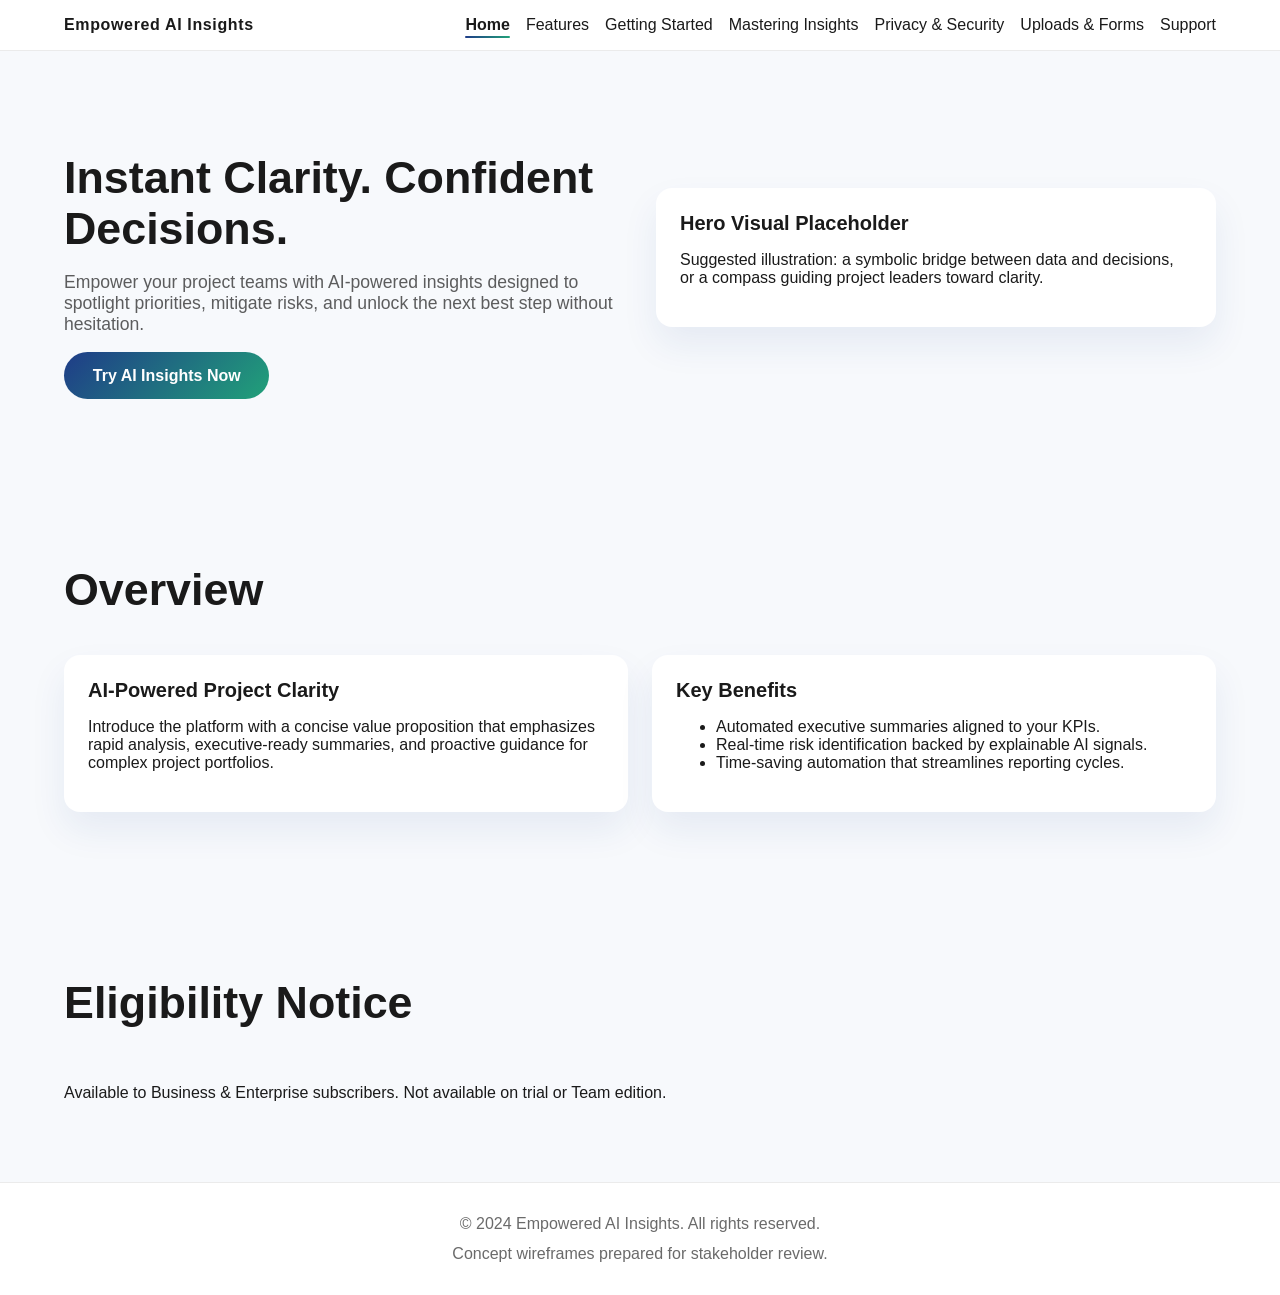
<file: index.html>
<!DOCTYPE html>
<html lang="en">
  <head>
    <meta charset="UTF-8" />
    <meta name="viewport" content="width=device-width, initial-scale=1.0" />
    <title>Empowered AI Project Insights | Home</title>
    <link rel="stylesheet" href="assets/css/styles.css" />
  </head>
  <body>
    <div class="layout">
      <header>
        <nav class="navbar">
          <span class="navbar__logo">Empowered AI Insights</span>
          <div class="navbar__links">
            <a href="index.html" aria-current="page">Home</a>
            <a href="features.html">Features</a>
            <a href="getting-started.html">Getting Started</a>
            <a href="mastering-insights.html">Mastering Insights</a>
            <a href="privacy-security.html">Privacy &amp; Security</a>
            <a href="uploads-summary.html">Uploads &amp; Forms</a>
            <a href="support-contact.html">Support</a>
          </div>
        </nav>
      </header>

      <main>
        <section class="section section--hero">
          <div class="section__content">
            <h1 class="section__title">Instant Clarity. Confident Decisions.</h1>
            <p class="section__subtitle">
              Empower your project teams with AI-powered insights designed to spotlight priorities, mitigate risks, and unlock the next best step without hesitation.
            </p>
            <a class="cta-button" href="getting-started.html">Try AI Insights Now</a>
          </div>
          <div class="section__visual">
            <div class="card" aria-hidden="true">
              <h2 class="card__title">Hero Visual Placeholder</h2>
              <p>
                Suggested illustration: a symbolic bridge between data and decisions, or a compass guiding project leaders toward clarity.
              </p>
            </div>
          </div>
        </section>

        <section class="section">
          <h2 class="section__title">Overview</h2>
          <div class="grid grid--two-column">
            <article class="card">
              <h3 class="card__title">AI-Powered Project Clarity</h3>
              <p>
                Introduce the platform with a concise value proposition that emphasizes rapid analysis, executive-ready summaries, and proactive guidance for complex project portfolios.
              </p>
            </article>
            <article class="card">
              <h3 class="card__title">Key Benefits</h3>
              <ul>
                <li>Automated executive summaries aligned to your KPIs.</li>
                <li>Real-time risk identification backed by explainable AI signals.</li>
                <li>Time-saving automation that streamlines reporting cycles.</li>
              </ul>
            </article>
          </div>
        </section>

        <section class="section">
          <h2 class="section__title">Eligibility Notice</h2>
          <p>
            Available to Business &amp; Enterprise subscribers. Not available on trial or Team edition.
          </p>
        </section>
      </main>

      <footer class="footer">
        <div class="footer__content">
          <span>© 2024 Empowered AI Insights. All rights reserved.</span>
          <span>Concept wireframes prepared for stakeholder review.</span>
        </div>
      </footer>
    </div>
  </body>
</html>
</file>
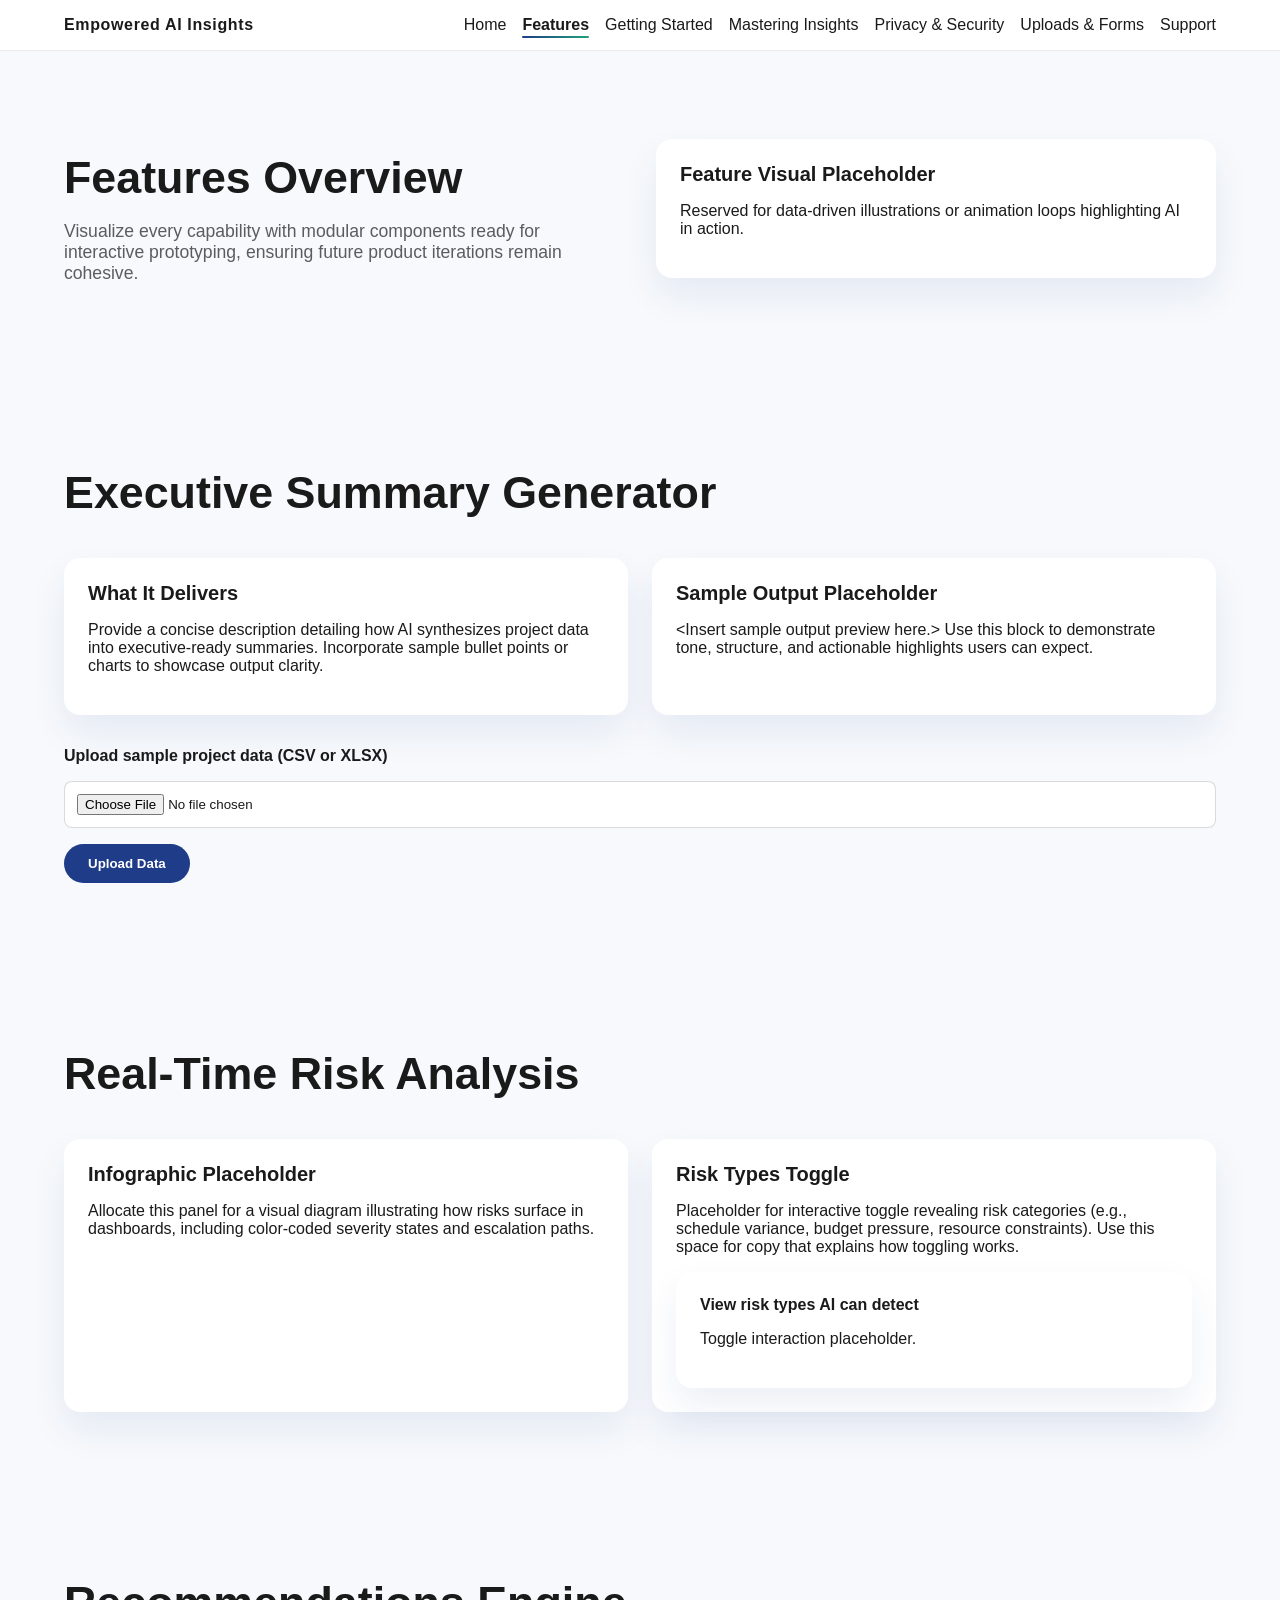
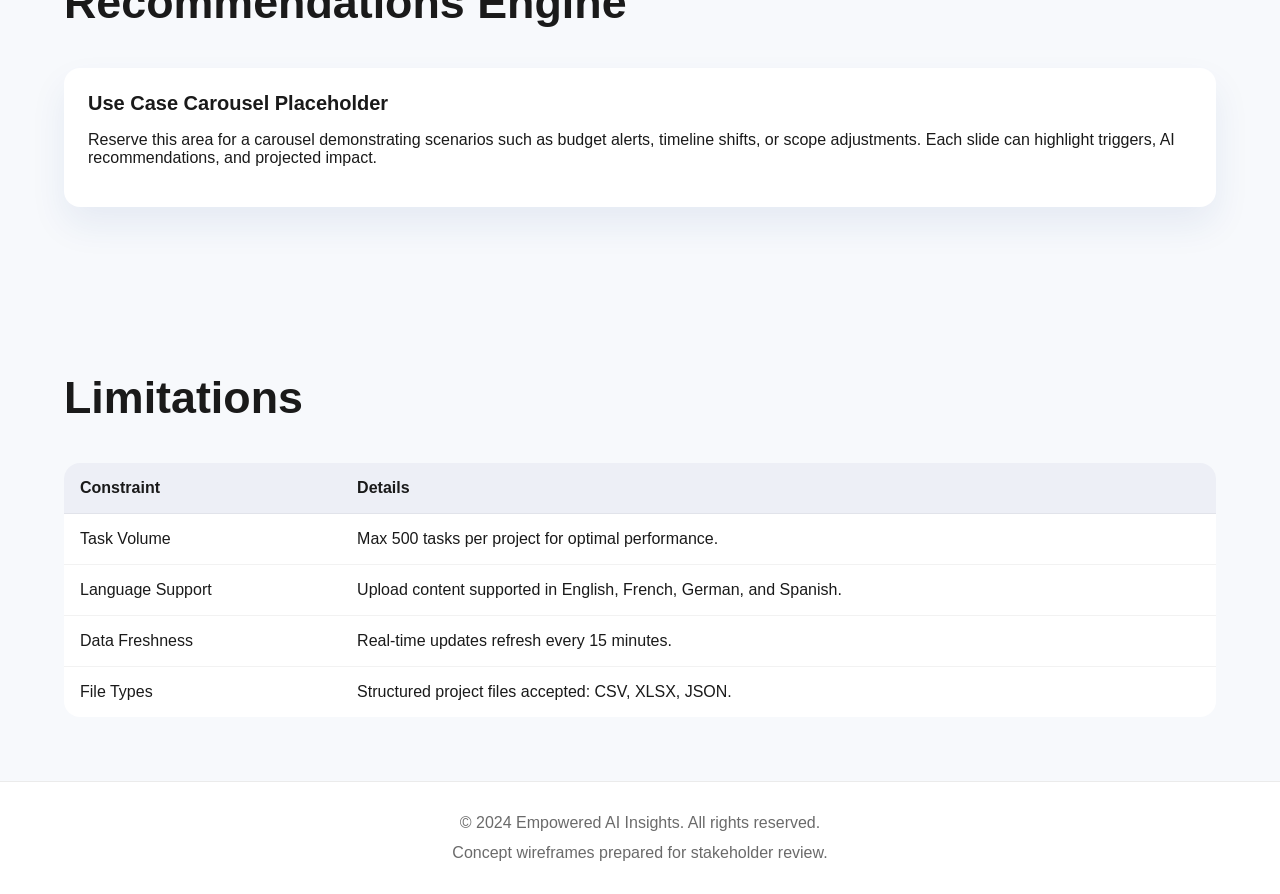
<file: features.html>
<!DOCTYPE html>
<html lang="en">
  <head>
    <meta charset="UTF-8" />
    <meta name="viewport" content="width=device-width, initial-scale=1.0" />
    <title>Empowered AI Project Insights | Features</title>
    <link rel="stylesheet" href="assets/css/styles.css" />
  </head>
  <body>
    <div class="layout">
      <header>
        <nav class="navbar">
          <span class="navbar__logo">Empowered AI Insights</span>
          <div class="navbar__links">
            <a href="index.html">Home</a>
            <a href="features.html" aria-current="page">Features</a>
            <a href="getting-started.html">Getting Started</a>
            <a href="mastering-insights.html">Mastering Insights</a>
            <a href="privacy-security.html">Privacy &amp; Security</a>
            <a href="uploads-summary.html">Uploads &amp; Forms</a>
            <a href="support-contact.html">Support</a>
          </div>
        </nav>
      </header>

      <main>
        <section class="section section--hero">
          <div class="section__content">
            <h1 class="section__title">Features Overview</h1>
            <p class="section__subtitle">
              Visualize every capability with modular components ready for interactive prototyping, ensuring future product iterations remain cohesive.
            </p>
          </div>
          <div class="section__visual">
            <div class="card" aria-hidden="true">
              <h2 class="card__title">Feature Visual Placeholder</h2>
              <p>Reserved for data-driven illustrations or animation loops highlighting AI in action.</p>
            </div>
          </div>
        </section>

        <section class="section">
          <h2 class="section__title">Executive Summary Generator</h2>
          <div class="grid grid--two-column">
            <article class="card">
              <h3 class="card__title">What It Delivers</h3>
              <p>
                Provide a concise description detailing how AI synthesizes project data into executive-ready summaries. Incorporate sample bullet points or charts to showcase output clarity.
              </p>
            </article>
            <article class="card">
              <h3 class="card__title">Sample Output Placeholder</h3>
              <p>
                &lt;Insert sample output preview here.&gt; Use this block to demonstrate tone, structure, and actionable highlights users can expect.
              </p>
            </article>
          </div>
          <form class="form" aria-label="Upload sample project data">
            <label class="form__label" for="sample-data-upload">Upload sample project data (CSV or XLSX)</label>
            <input class="form__upload" type="file" id="sample-data-upload" accept=".csv,.xlsx" />
            <button class="form__submit" type="submit">Upload Data</button>
          </form>
        </section>

        <section class="section">
          <h2 class="section__title">Real-Time Risk Analysis</h2>
          <div class="grid grid--two-column">
            <article class="card">
              <h3 class="card__title">Infographic Placeholder</h3>
              <p>
                Allocate this panel for a visual diagram illustrating how risks surface in dashboards, including color-coded severity states and escalation paths.
              </p>
            </article>
            <article class="card">
              <h3 class="card__title">Risk Types Toggle</h3>
              <p>
                Placeholder for interactive toggle revealing risk categories (e.g., schedule variance, budget pressure, resource constraints). Use this space for copy that explains how toggling works.
              </p>
              <div class="card" role="switch" aria-checked="false" tabindex="0">
                <strong>View risk types AI can detect</strong>
                <p>Toggle interaction placeholder.</p>
              </div>
            </article>
          </div>
        </section>

        <section class="section">
          <h2 class="section__title">Recommendations Engine</h2>
          <div class="card">
            <h3 class="card__title">Use Case Carousel Placeholder</h3>
            <p>
              Reserve this area for a carousel demonstrating scenarios such as budget alerts, timeline shifts, or scope adjustments. Each slide can highlight triggers, AI recommendations, and projected impact.
            </p>
          </div>
        </section>

        <section class="section">
          <h2 class="section__title">Limitations</h2>
          <div class="table-container">
            <table class="table" aria-label="Current constraints">
            <thead>
              <tr>
                <th scope="col">Constraint</th>
                <th scope="col">Details</th>
              </tr>
            </thead>
            <tbody>
              <tr>
                <td>Task Volume</td>
                <td>Max 500 tasks per project for optimal performance.</td>
              </tr>
              <tr>
                <td>Language Support</td>
                <td>Upload content supported in English, French, German, and Spanish.</td>
              </tr>
              <tr>
                <td>Data Freshness</td>
                <td>Real-time updates refresh every 15 minutes.</td>
              </tr>
              <tr>
                <td>File Types</td>
                <td>Structured project files accepted: CSV, XLSX, JSON.</td>
              </tr>
            </tbody>
            </table>
          </div>
        </section>
      </main>

      <footer class="footer">
        <div class="footer__content">
          <span>© 2024 Empowered AI Insights. All rights reserved.</span>
          <span>Concept wireframes prepared for stakeholder review.</span>
        </div>
      </footer>
    </div>
  </body>
</html>
</file>
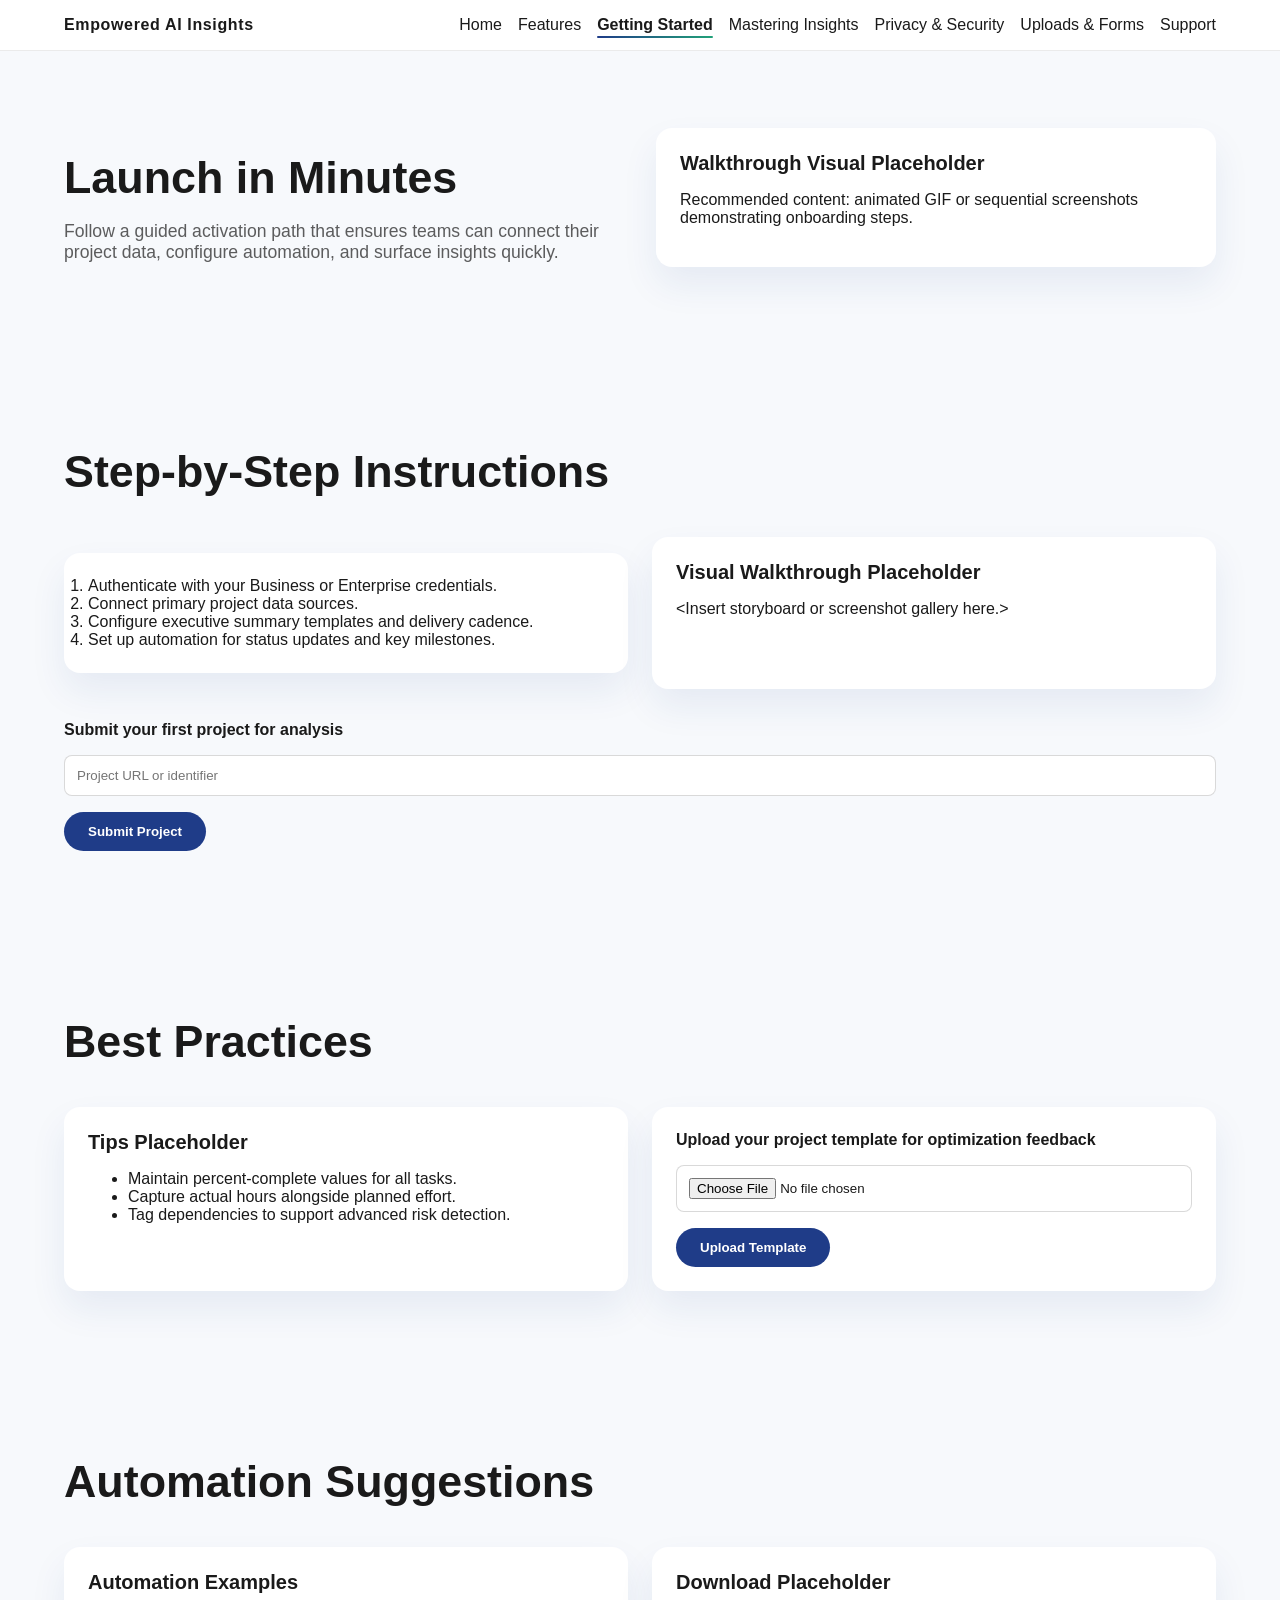
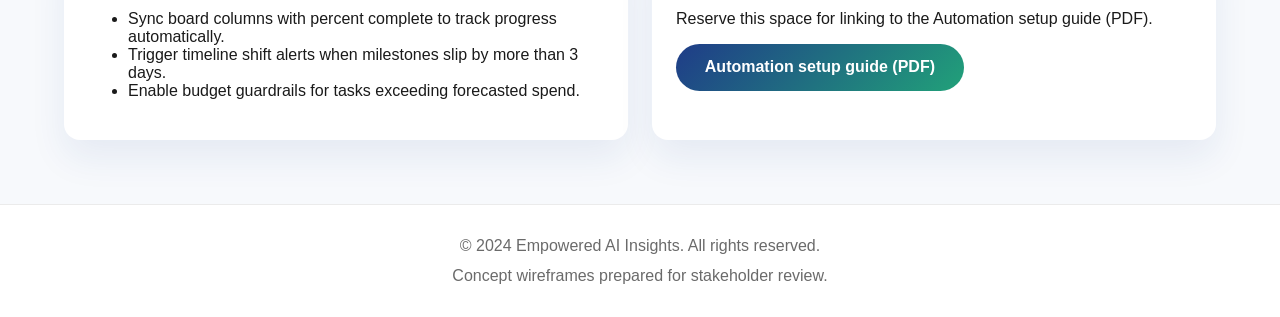
<file: getting-started.html>
<!DOCTYPE html>
<html lang="en">
  <head>
    <meta charset="UTF-8" />
    <meta name="viewport" content="width=device-width, initial-scale=1.0" />
    <title>Empowered AI Project Insights | Getting Started</title>
    <link rel="stylesheet" href="assets/css/styles.css" />
  </head>
  <body>
    <div class="layout">
      <header>
        <nav class="navbar">
          <span class="navbar__logo">Empowered AI Insights</span>
          <div class="navbar__links">
            <a href="index.html">Home</a>
            <a href="features.html">Features</a>
            <a href="getting-started.html" aria-current="page">Getting Started</a>
            <a href="mastering-insights.html">Mastering Insights</a>
            <a href="privacy-security.html">Privacy &amp; Security</a>
            <a href="uploads-summary.html">Uploads &amp; Forms</a>
            <a href="support-contact.html">Support</a>
          </div>
        </nav>
      </header>

      <main>
        <section class="section section--hero">
          <div class="section__content">
            <h1 class="section__title">Launch in Minutes</h1>
            <p class="section__subtitle">
              Follow a guided activation path that ensures teams can connect their project data, configure automation, and surface insights quickly.
            </p>
          </div>
          <div class="section__visual">
            <div class="card" aria-hidden="true">
              <h2 class="card__title">Walkthrough Visual Placeholder</h2>
              <p>Recommended content: animated GIF or sequential screenshots demonstrating onboarding steps.</p>
            </div>
          </div>
        </section>

        <section class="section">
          <h2 class="section__title">Step-by-Step Instructions</h2>
          <div class="grid grid--two-column">
            <ol class="card">
              <li>Authenticate with your Business or Enterprise credentials.</li>
              <li>Connect primary project data sources.</li>
              <li>Configure executive summary templates and delivery cadence.</li>
              <li>Set up automation for status updates and key milestones.</li>
            </ol>
            <article class="card">
              <h3 class="card__title">Visual Walkthrough Placeholder</h3>
              <p>&lt;Insert storyboard or screenshot gallery here.&gt;</p>
            </article>
          </div>
          <form class="form" aria-label="Submit your first project for analysis">
            <label class="form__label" for="first-project">Submit your first project for analysis</label>
            <input class="form__input" type="text" id="first-project" placeholder="Project URL or identifier" />
            <button class="form__submit" type="submit">Submit Project</button>
          </form>
        </section>

        <section class="section">
          <h2 class="section__title">Best Practices</h2>
          <div class="grid grid--two-column">
            <article class="card">
              <h3 class="card__title">Tips Placeholder</h3>
              <ul>
                <li>Maintain percent-complete values for all tasks.</li>
                <li>Capture actual hours alongside planned effort.</li>
                <li>Tag dependencies to support advanced risk detection.</li>
              </ul>
            </article>
            <form class="form card" aria-label="Upload your project template for optimization feedback">
              <label class="form__label" for="template-upload">Upload your project template for optimization feedback</label>
              <input class="form__upload" type="file" id="template-upload" accept=".csv,.xlsx,.json" />
              <button class="form__submit" type="submit">Upload Template</button>
            </form>
          </div>
        </section>

        <section class="section">
          <h2 class="section__title">Automation Suggestions</h2>
          <div class="grid grid--two-column">
            <article class="card">
              <h3 class="card__title">Automation Examples</h3>
              <ul>
                <li>Sync board columns with percent complete to track progress automatically.</li>
                <li>Trigger timeline shift alerts when milestones slip by more than 3 days.</li>
                <li>Enable budget guardrails for tasks exceeding forecasted spend.</li>
              </ul>
            </article>
            <article class="card">
              <h3 class="card__title">Download Placeholder</h3>
              <p>Reserve this space for linking to the Automation setup guide (PDF).</p>
              <a class="cta-button" href="#">Automation setup guide (PDF)</a>
            </article>
          </div>
        </section>
      </main>

      <footer class="footer">
        <div class="footer__content">
          <span>© 2024 Empowered AI Insights. All rights reserved.</span>
          <span>Concept wireframes prepared for stakeholder review.</span>
        </div>
      </footer>
    </div>
  </body>
</html>
</file>
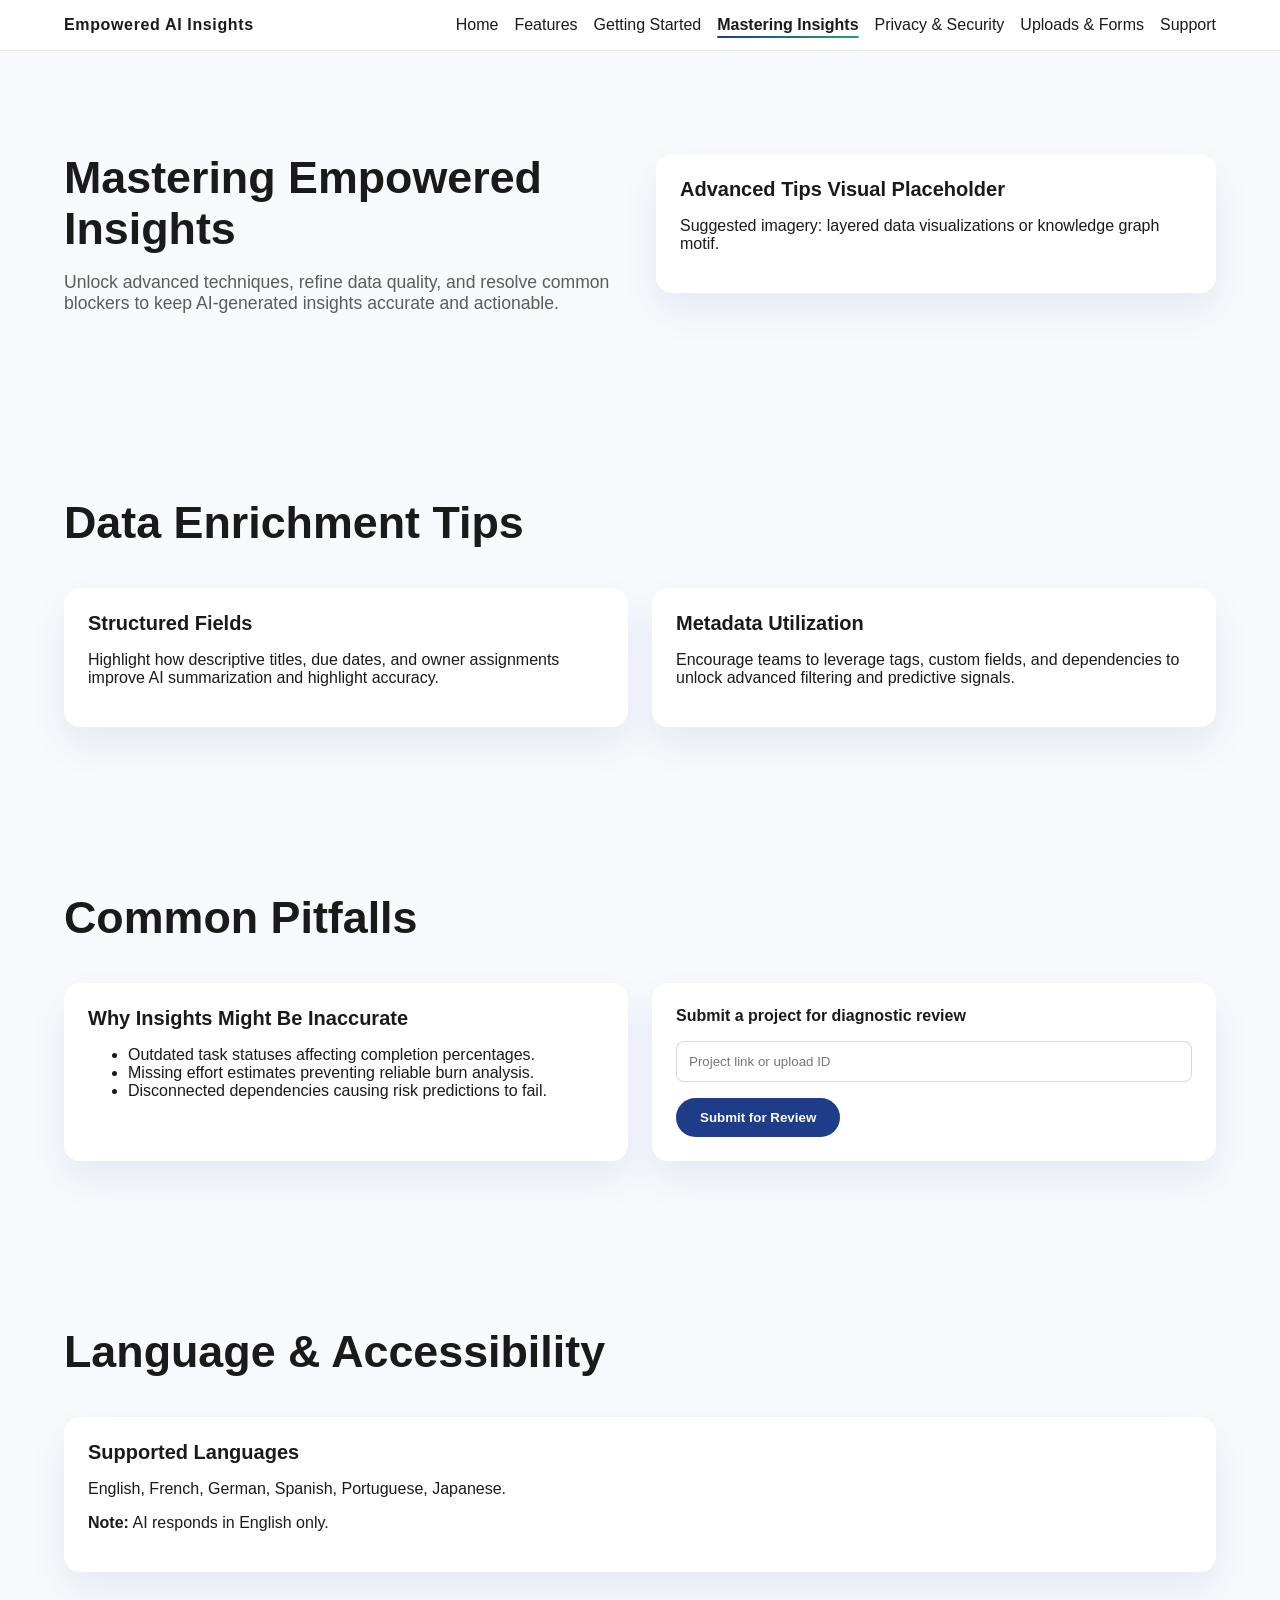
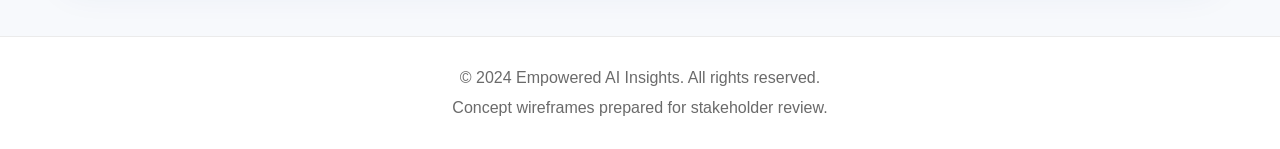
<file: mastering-insights.html>
<!DOCTYPE html>
<html lang="en">
  <head>
    <meta charset="UTF-8" />
    <meta name="viewport" content="width=device-width, initial-scale=1.0" />
    <title>Empowered AI Project Insights | Mastering Insights</title>
    <link rel="stylesheet" href="assets/css/styles.css" />
  </head>
  <body>
    <div class="layout">
      <header>
        <nav class="navbar">
          <span class="navbar__logo">Empowered AI Insights</span>
          <div class="navbar__links">
            <a href="index.html">Home</a>
            <a href="features.html">Features</a>
            <a href="getting-started.html">Getting Started</a>
            <a href="mastering-insights.html" aria-current="page">Mastering Insights</a>
            <a href="privacy-security.html">Privacy &amp; Security</a>
            <a href="uploads-summary.html">Uploads &amp; Forms</a>
            <a href="support-contact.html">Support</a>
          </div>
        </nav>
      </header>

      <main>
        <section class="section section--hero">
          <div class="section__content">
            <h1 class="section__title">Mastering Empowered Insights</h1>
            <p class="section__subtitle">
              Unlock advanced techniques, refine data quality, and resolve common blockers to keep AI-generated insights accurate and actionable.
            </p>
          </div>
          <div class="section__visual">
            <div class="card" aria-hidden="true">
              <h2 class="card__title">Advanced Tips Visual Placeholder</h2>
              <p>Suggested imagery: layered data visualizations or knowledge graph motif.</p>
            </div>
          </div>
        </section>

        <section class="section">
          <h2 class="section__title">Data Enrichment Tips</h2>
          <div class="grid grid--two-column">
            <article class="card">
              <h3 class="card__title">Structured Fields</h3>
              <p>
                Highlight how descriptive titles, due dates, and owner assignments improve AI summarization and highlight accuracy.
              </p>
            </article>
            <article class="card">
              <h3 class="card__title">Metadata Utilization</h3>
              <p>
                Encourage teams to leverage tags, custom fields, and dependencies to unlock advanced filtering and predictive signals.
              </p>
            </article>
          </div>
        </section>

        <section class="section">
          <h2 class="section__title">Common Pitfalls</h2>
          <div class="grid grid--two-column">
            <article class="card">
              <h3 class="card__title">Why Insights Might Be Inaccurate</h3>
              <ul>
                <li>Outdated task statuses affecting completion percentages.</li>
                <li>Missing effort estimates preventing reliable burn analysis.</li>
                <li>Disconnected dependencies causing risk predictions to fail.</li>
              </ul>
            </article>
            <form class="form card" aria-label="Submit a project for diagnostic review">
              <label class="form__label" for="diagnostic-project">Submit a project for diagnostic review</label>
              <input class="form__input" type="text" id="diagnostic-project" placeholder="Project link or upload ID" />
              <button class="form__submit" type="submit">Submit for Review</button>
            </form>
          </div>
        </section>

        <section class="section">
          <h2 class="section__title">Language &amp; Accessibility</h2>
          <div class="card">
            <h3 class="card__title">Supported Languages</h3>
            <p>English, French, German, Spanish, Portuguese, Japanese.</p>
            <p><strong>Note:</strong> AI responds in English only.</p>
          </div>
        </section>
      </main>

      <footer class="footer">
        <div class="footer__content">
          <span>© 2024 Empowered AI Insights. All rights reserved.</span>
          <span>Concept wireframes prepared for stakeholder review.</span>
        </div>
      </footer>
    </div>
  </body>
</html>
</file>
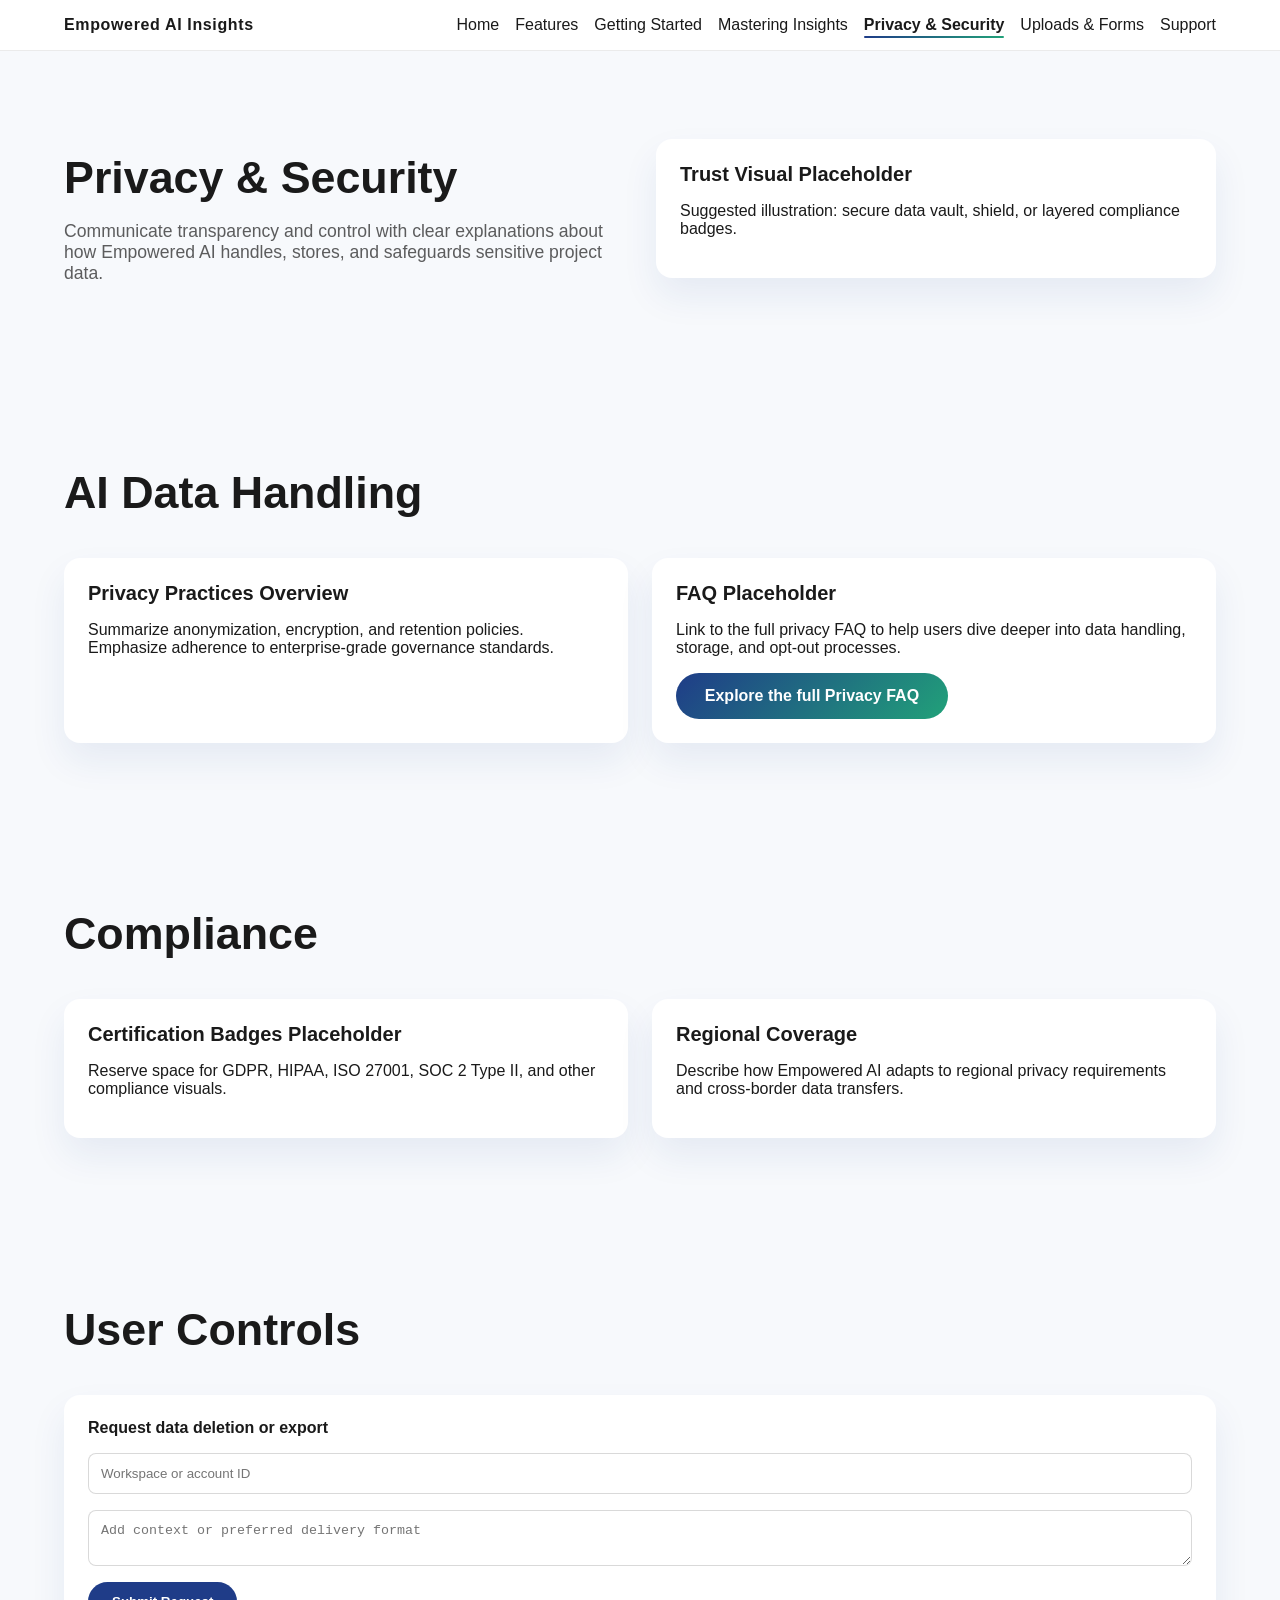
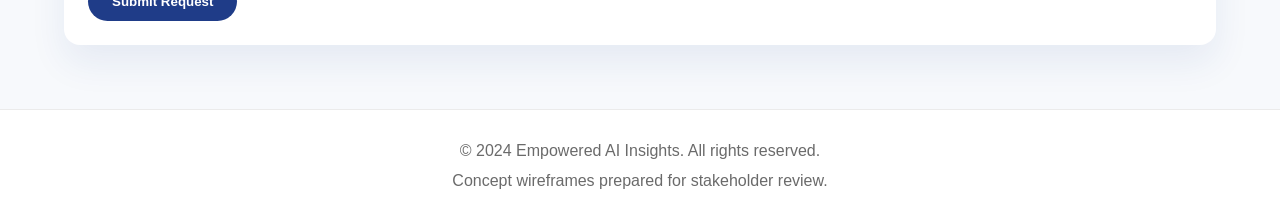
<file: privacy-security.html>
<!DOCTYPE html>
<html lang="en">
  <head>
    <meta charset="UTF-8" />
    <meta name="viewport" content="width=device-width, initial-scale=1.0" />
    <title>Empowered AI Project Insights | Privacy &amp; Security</title>
    <link rel="stylesheet" href="assets/css/styles.css" />
  </head>
  <body>
    <div class="layout">
      <header>
        <nav class="navbar">
          <span class="navbar__logo">Empowered AI Insights</span>
          <div class="navbar__links">
            <a href="index.html">Home</a>
            <a href="features.html">Features</a>
            <a href="getting-started.html">Getting Started</a>
            <a href="mastering-insights.html">Mastering Insights</a>
            <a href="privacy-security.html" aria-current="page">Privacy &amp; Security</a>
            <a href="uploads-summary.html">Uploads &amp; Forms</a>
            <a href="support-contact.html">Support</a>
          </div>
        </nav>
      </header>

      <main>
        <section class="section section--hero">
          <div class="section__content">
            <h1 class="section__title">Privacy &amp; Security</h1>
            <p class="section__subtitle">
              Communicate transparency and control with clear explanations about how Empowered AI handles, stores, and safeguards sensitive project data.
            </p>
          </div>
          <div class="section__visual">
            <div class="card" aria-hidden="true">
              <h2 class="card__title">Trust Visual Placeholder</h2>
              <p>Suggested illustration: secure data vault, shield, or layered compliance badges.</p>
            </div>
          </div>
        </section>

        <section class="section">
          <h2 class="section__title">AI Data Handling</h2>
          <div class="grid grid--two-column">
            <article class="card">
              <h3 class="card__title">Privacy Practices Overview</h3>
              <p>
                Summarize anonymization, encryption, and retention policies. Emphasize adherence to enterprise-grade governance standards.
              </p>
            </article>
            <article class="card">
              <h3 class="card__title">FAQ Placeholder</h3>
              <p>
                Link to the full privacy FAQ to help users dive deeper into data handling, storage, and opt-out processes.
              </p>
              <a class="cta-button" href="#">Explore the full Privacy FAQ</a>
            </article>
          </div>
        </section>

        <section class="section">
          <h2 class="section__title">Compliance</h2>
          <div class="grid grid--two-column">
            <article class="card">
              <h3 class="card__title">Certification Badges Placeholder</h3>
              <p>Reserve space for GDPR, HIPAA, ISO 27001, SOC 2 Type II, and other compliance visuals.</p>
            </article>
            <article class="card">
              <h3 class="card__title">Regional Coverage</h3>
              <p>Describe how Empowered AI adapts to regional privacy requirements and cross-border data transfers.</p>
            </article>
          </div>
        </section>

        <section class="section">
          <h2 class="section__title">User Controls</h2>
          <form class="form card" aria-label="Request data deletion or export">
            <label class="form__label" for="data-request">Request data deletion or export</label>
            <input class="form__input" type="text" id="data-request" placeholder="Workspace or account ID" />
            <textarea class="form__textarea" id="data-request-notes" placeholder="Add context or preferred delivery format"></textarea>
            <button class="form__submit" type="submit">Submit Request</button>
          </form>
        </section>
      </main>

      <footer class="footer">
        <div class="footer__content">
          <span>© 2024 Empowered AI Insights. All rights reserved.</span>
          <span>Concept wireframes prepared for stakeholder review.</span>
        </div>
      </footer>
    </div>
  </body>
</html>
</file>
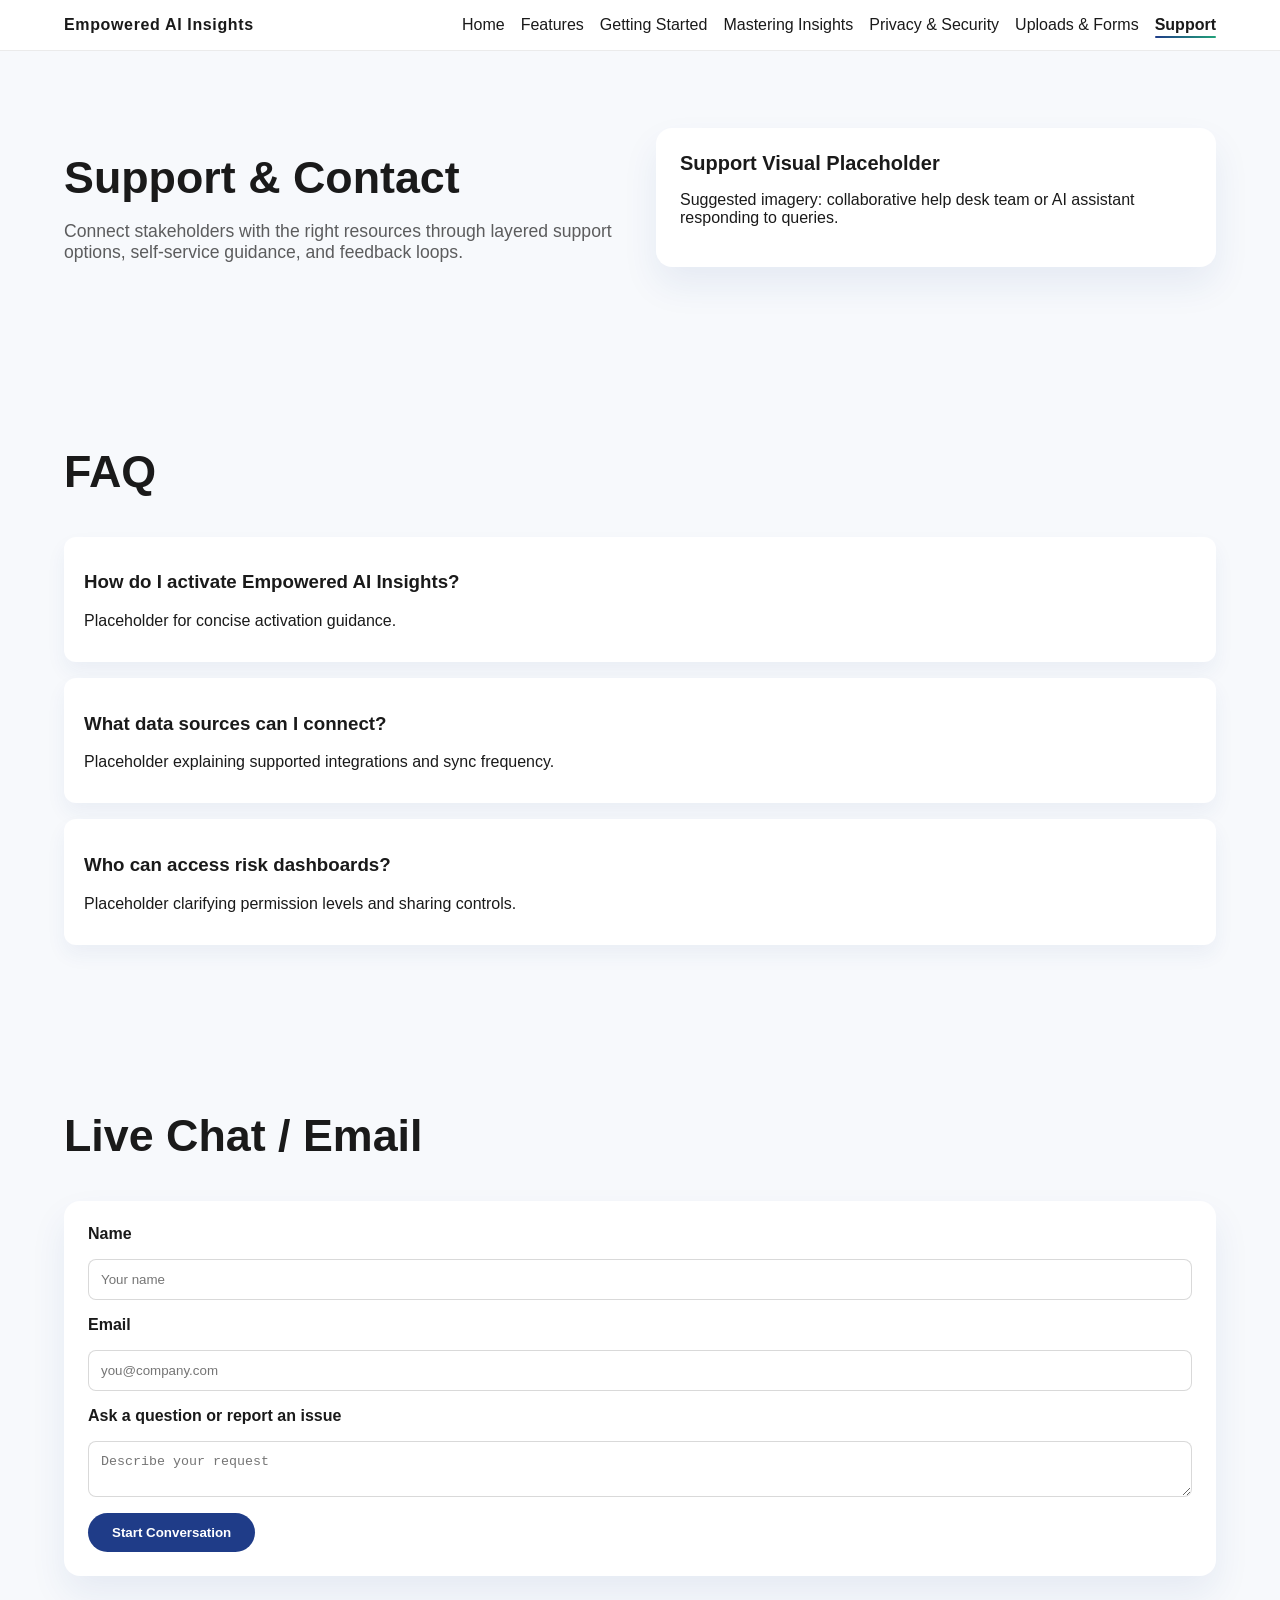
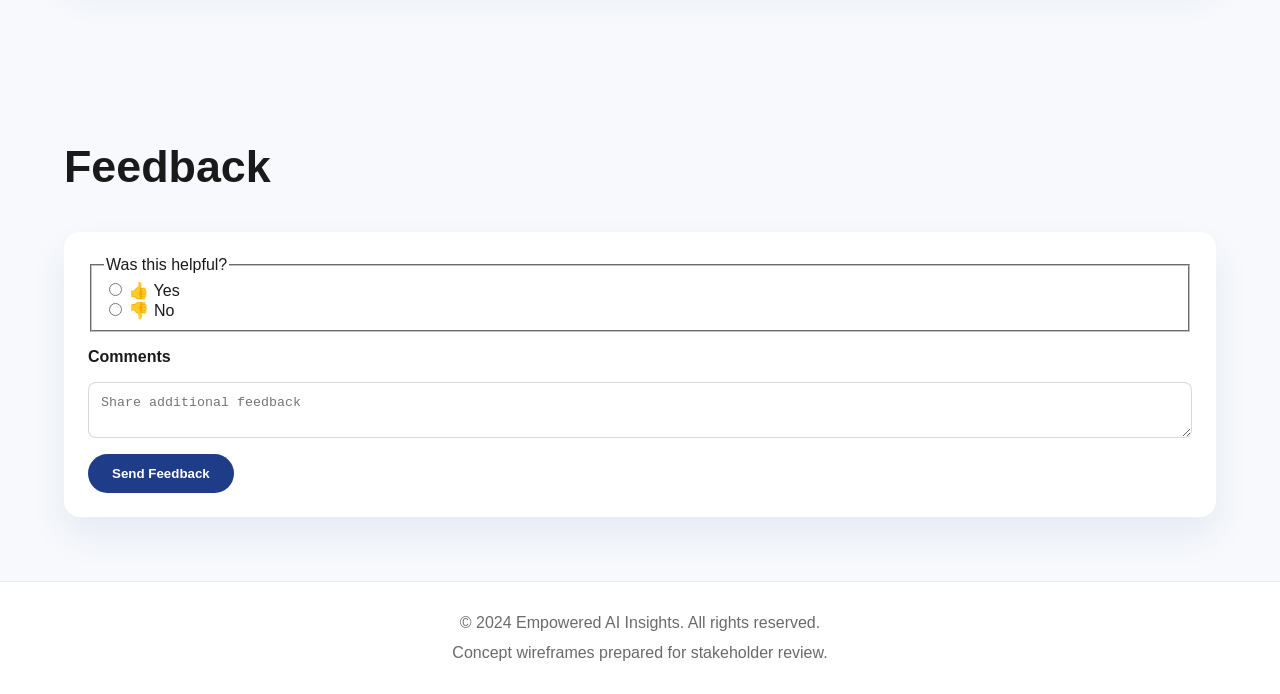
<file: support-contact.html>
<!DOCTYPE html>
<html lang="en">
  <head>
    <meta charset="UTF-8" />
    <meta name="viewport" content="width=device-width, initial-scale=1.0" />
    <title>Empowered AI Project Insights | Support &amp; Contact</title>
    <link rel="stylesheet" href="assets/css/styles.css" />
  </head>
  <body>
    <div class="layout">
      <header>
        <nav class="navbar">
          <span class="navbar__logo">Empowered AI Insights</span>
          <div class="navbar__links">
            <a href="index.html">Home</a>
            <a href="features.html">Features</a>
            <a href="getting-started.html">Getting Started</a>
            <a href="mastering-insights.html">Mastering Insights</a>
            <a href="privacy-security.html">Privacy &amp; Security</a>
            <a href="uploads-summary.html">Uploads &amp; Forms</a>
            <a href="support-contact.html" aria-current="page">Support</a>
          </div>
        </nav>
      </header>

      <main>
        <section class="section section--hero">
          <div class="section__content">
            <h1 class="section__title">Support &amp; Contact</h1>
            <p class="section__subtitle">
              Connect stakeholders with the right resources through layered support options, self-service guidance, and feedback loops.
            </p>
          </div>
          <div class="section__visual">
            <div class="card" aria-hidden="true">
              <h2 class="card__title">Support Visual Placeholder</h2>
              <p>Suggested imagery: collaborative help desk team or AI assistant responding to queries.</p>
            </div>
          </div>
        </section>

        <section class="section">
          <h2 class="section__title">FAQ</h2>
          <div class="accordion" role="list">
            <article class="accordion__item" role="listitem">
              <h3 class="accordion__question">How do I activate Empowered AI Insights?</h3>
              <p class="accordion__answer">Placeholder for concise activation guidance.</p>
            </article>
            <article class="accordion__item" role="listitem">
              <h3 class="accordion__question">What data sources can I connect?</h3>
              <p class="accordion__answer">Placeholder explaining supported integrations and sync frequency.</p>
            </article>
            <article class="accordion__item" role="listitem">
              <h3 class="accordion__question">Who can access risk dashboards?</h3>
              <p class="accordion__answer">Placeholder clarifying permission levels and sharing controls.</p>
            </article>
          </div>
        </section>

        <section class="section">
          <h2 class="section__title">Live Chat / Email</h2>
          <form class="form card" aria-label="Ask a question or report an issue">
            <label class="form__label" for="support-name">Name</label>
            <input class="form__input" type="text" id="support-name" placeholder="Your name" />
            <label class="form__label" for="support-email">Email</label>
            <input class="form__input" type="email" id="support-email" placeholder="you@company.com" />
            <label class="form__label" for="support-message">Ask a question or report an issue</label>
            <textarea class="form__textarea" id="support-message" placeholder="Describe your request"></textarea>
            <button class="form__submit" type="submit">Start Conversation</button>
          </form>
        </section>

        <section class="section">
          <h2 class="section__title">Feedback</h2>
          <form class="form card" aria-label="Share feedback">
            <fieldset>
              <legend>Was this helpful?</legend>
              <div>
                <input type="radio" id="feedback-yes" name="helpful" />
                <label for="feedback-yes">👍 Yes</label>
              </div>
              <div>
                <input type="radio" id="feedback-no" name="helpful" />
                <label for="feedback-no">👎 No</label>
              </div>
            </fieldset>
            <label class="form__label" for="feedback-comments">Comments</label>
            <textarea class="form__textarea" id="feedback-comments" placeholder="Share additional feedback"></textarea>
            <button class="form__submit" type="submit">Send Feedback</button>
          </form>
        </section>
      </main>

      <footer class="footer">
        <div class="footer__content">
          <span>© 2024 Empowered AI Insights. All rights reserved.</span>
          <span>Concept wireframes prepared for stakeholder review.</span>
        </div>
      </footer>
    </div>
  </body>
</html>
</file>
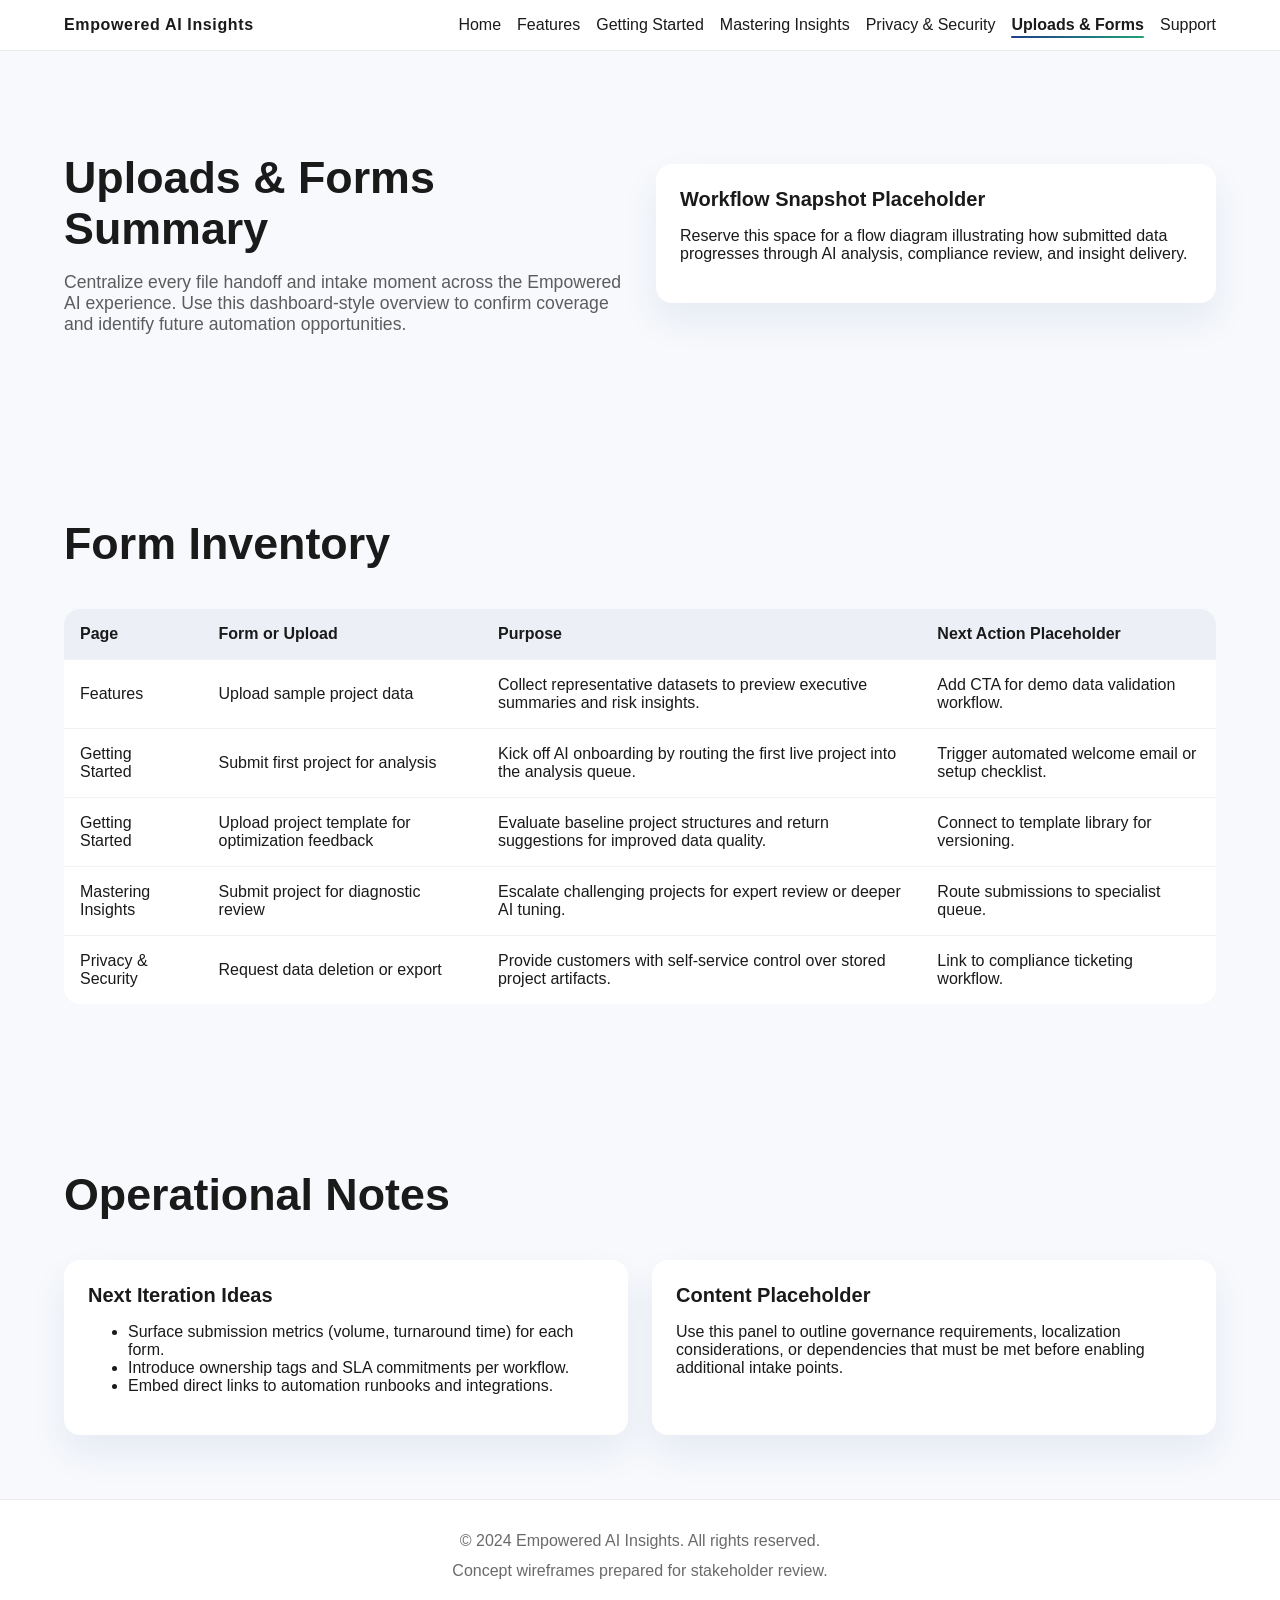
<file: uploads-summary.html>
<!DOCTYPE html>
<html lang="en">
  <head>
    <meta charset="UTF-8" />
    <meta name="viewport" content="width=device-width, initial-scale=1.0" />
    <title>Empowered AI Project Insights | Uploads &amp; Forms Summary</title>
    <link rel="stylesheet" href="assets/css/styles.css" />
  </head>
  <body>
    <div class="layout">
      <header>
        <nav class="navbar">
          <span class="navbar__logo">Empowered AI Insights</span>
          <div class="navbar__links">
            <a href="index.html">Home</a>
            <a href="features.html">Features</a>
            <a href="getting-started.html">Getting Started</a>
            <a href="mastering-insights.html">Mastering Insights</a>
            <a href="privacy-security.html">Privacy &amp; Security</a>
            <a href="uploads-summary.html" aria-current="page">Uploads &amp; Forms</a>
            <a href="support-contact.html">Support</a>
          </div>
        </nav>
      </header>

      <main>
        <section class="section section--hero">
          <div class="section__content">
            <h1 class="section__title">Uploads &amp; Forms Summary</h1>
            <p class="section__subtitle">
              Centralize every file handoff and intake moment across the Empowered AI experience. Use this dashboard-style
              overview to confirm coverage and identify future automation opportunities.
            </p>
          </div>
          <div class="section__visual">
            <div class="card" aria-hidden="true">
              <h2 class="card__title">Workflow Snapshot Placeholder</h2>
              <p>
                Reserve this space for a flow diagram illustrating how submitted data progresses through AI analysis, compliance
                review, and insight delivery.
              </p>
            </div>
          </div>
        </section>

        <section class="section">
          <h2 class="section__title">Form Inventory</h2>
          <div class="table-container">
            <table class="table" aria-label="Uploads and form entry points across the site">
            <thead>
              <tr>
                <th scope="col">Page</th>
                <th scope="col">Form or Upload</th>
                <th scope="col">Purpose</th>
                <th scope="col">Next Action Placeholder</th>
              </tr>
            </thead>
            <tbody>
              <tr>
                <td>Features</td>
                <td>Upload sample project data</td>
                <td>Collect representative datasets to preview executive summaries and risk insights.</td>
                <td>Add CTA for demo data validation workflow.</td>
              </tr>
              <tr>
                <td>Getting Started</td>
                <td>Submit first project for analysis</td>
                <td>Kick off AI onboarding by routing the first live project into the analysis queue.</td>
                <td>Trigger automated welcome email or setup checklist.</td>
              </tr>
              <tr>
                <td>Getting Started</td>
                <td>Upload project template for optimization feedback</td>
                <td>Evaluate baseline project structures and return suggestions for improved data quality.</td>
                <td>Connect to template library for versioning.</td>
              </tr>
              <tr>
                <td>Mastering Insights</td>
                <td>Submit project for diagnostic review</td>
                <td>Escalate challenging projects for expert review or deeper AI tuning.</td>
                <td>Route submissions to specialist queue.</td>
              </tr>
              <tr>
                <td>Privacy &amp; Security</td>
                <td>Request data deletion or export</td>
                <td>Provide customers with self-service control over stored project artifacts.</td>
                <td>Link to compliance ticketing workflow.</td>
              </tr>
            </tbody>
            </table>
          </div>
        </section>

        <section class="section">
          <h2 class="section__title">Operational Notes</h2>
          <div class="grid grid--two-column">
            <article class="card">
              <h3 class="card__title">Next Iteration Ideas</h3>
              <ul>
                <li>Surface submission metrics (volume, turnaround time) for each form.</li>
                <li>Introduce ownership tags and SLA commitments per workflow.</li>
                <li>Embed direct links to automation runbooks and integrations.</li>
              </ul>
            </article>
            <article class="card">
              <h3 class="card__title">Content Placeholder</h3>
              <p>
                Use this panel to outline governance requirements, localization considerations, or dependencies that must be met
                before enabling additional intake points.
              </p>
            </article>
          </div>
        </section>
      </main>

      <footer class="footer">
        <div class="footer__content">
          <span>© 2024 Empowered AI Insights. All rights reserved.</span>
          <span>Concept wireframes prepared for stakeholder review.</span>
        </div>
      </footer>
    </div>
  </body>
</html>
</file>
<file: assets/css/styles.css>
:root {
  --color-primary: #1f3c88;
  --color-secondary: #f2a365;
  --color-accent: #21a179;
  --color-neutral-100: #ffffff;
  --color-neutral-900: #1a1a1a;
  --font-base: 'Segoe UI', Roboto, sans-serif;
  --max-content-width: 1200px;
}

* {
  box-sizing: border-box;
}

body {
  margin: 0;
  font-family: var(--font-base);
  background-color: #f7f9fc;
  color: var(--color-neutral-900);
}

a {
  color: inherit;
  text-decoration: none;
}

img {
  max-width: 100%;
  display: block;
}

.layout {
  display: flex;
  flex-direction: column;
  min-height: 100vh;
}

header {
  background-color: var(--color-neutral-100);
  border-bottom: 1px solid rgba(0, 0, 0, 0.08);
}

.navbar {
  max-width: var(--max-content-width);
  margin: 0 auto;
  padding: 1rem 1.5rem;
  display: flex;
  align-items: center;
  justify-content: space-between;
}

.navbar__logo {
  font-weight: 700;
  letter-spacing: 0.04em;
}

.navbar__links {
  display: flex;
  gap: 1rem;
  flex-wrap: wrap;
}

.navbar__links a[aria-current="page"] {
  font-weight: 600;
  position: relative;
}

.navbar__links a[aria-current="page"]::after {
  content: '';
  position: absolute;
  left: 0;
  right: 0;
  bottom: -0.25rem;
  height: 2px;
  background: linear-gradient(90deg, var(--color-primary), var(--color-accent));
  border-radius: 999px;
}

main {
  flex: 1;
}

.section {
  max-width: var(--max-content-width);
  margin: 0 auto;
  padding: 4rem 1.5rem;
  display: grid;
  gap: 2rem;
}

.section--hero {
  grid-template-columns: repeat(auto-fit, minmax(280px, 1fr));
  align-items: center;
}

.section__title {
  font-size: clamp(1.8rem, 2.5vw + 1rem, 2.8rem);
  margin-bottom: 0.5rem;
}

.section__subtitle {
  font-size: 1.1rem;
  color: rgba(26, 26, 26, 0.7);
}

.cta-button {
  display: inline-flex;
  align-items: center;
  justify-content: center;
  gap: 0.5rem;
  background-image: linear-gradient(135deg, var(--color-primary), var(--color-accent));
  color: var(--color-neutral-100);
  padding: 0.9rem 1.8rem;
  border-radius: 999px;
  font-weight: 600;
  transition: transform 0.2s ease, box-shadow 0.2s ease;
}

.cta-button:hover {
  transform: translateY(-2px);
  box-shadow: 0 12px 24px rgba(31, 60, 136, 0.24);
}

.grid {
  display: grid;
  gap: 1.5rem;
}

.grid--two-column {
  grid-template-columns: repeat(auto-fit, minmax(240px, 1fr));
}

.card {
  background-color: var(--color-neutral-100);
  border-radius: 16px;
  padding: 1.5rem;
  box-shadow: 0 18px 36px rgba(31, 60, 136, 0.08);
}

.card__title {
  margin-top: 0;
  margin-bottom: 0.5rem;
  font-size: 1.25rem;
}

.table {
  width: 100%;
  border-collapse: collapse;
  background-color: var(--color-neutral-100);
  border-radius: 16px;
  overflow: hidden;
}

.table-container {
  width: 100%;
  overflow-x: auto;
}

.table thead {
  background-color: rgba(31, 60, 136, 0.08);
  text-align: left;
}

.table th,
.table td {
  padding: 1rem;
  border-bottom: 1px solid rgba(0, 0, 0, 0.05);
}

.table tbody tr:last-child td {
  border-bottom: none;
}

.accordion {
  display: grid;
  gap: 1rem;
}

.accordion__item {
  border-radius: 12px;
  background-color: var(--color-neutral-100);
  padding: 1rem 1.25rem;
  box-shadow: 0 10px 20px rgba(31, 60, 136, 0.06);
}

.accordion__question {
  font-weight: 600;
}

.form {
  display: grid;
  gap: 1rem;
}

.form__label {
  font-weight: 600;
}

.form__input,
.form__textarea,
.form__upload {
  padding: 0.75rem;
  border-radius: 8px;
  border: 1px solid rgba(0, 0, 0, 0.15);
  background-color: var(--color-neutral-100);
}

.form__submit {
  justify-self: start;
  padding: 0.75rem 1.5rem;
  border-radius: 999px;
  border: none;
  background-color: var(--color-primary);
  color: var(--color-neutral-100);
  font-weight: 600;
  cursor: pointer;
}

.footer {
  background-color: var(--color-neutral-100);
  border-top: 1px solid rgba(0, 0, 0, 0.08);
}

.footer__content {
  max-width: var(--max-content-width);
  margin: 0 auto;
  padding: 2rem 1.5rem;
  display: grid;
  gap: 0.75rem;
  text-align: center;
  color: rgba(26, 26, 26, 0.65);
}

@media (max-width: 768px) {
  .navbar__links {
    flex-direction: column;
    align-items: flex-start;
  }
}
</file>
